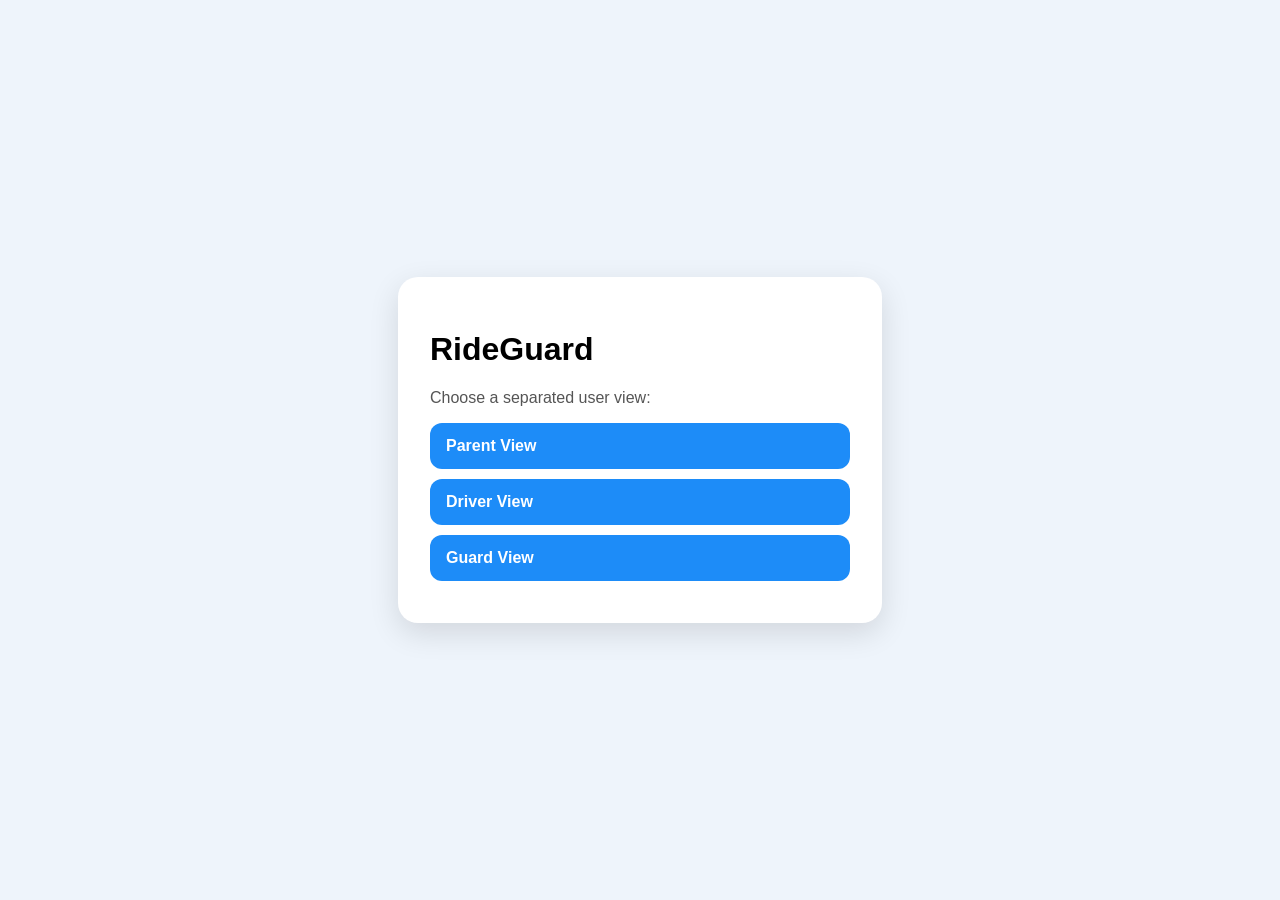
<file: index.html>
<!DOCTYPE html>
<html lang="en">
<head>
  <meta charset="UTF-8">
  <meta name="viewport" content="width=device-width, initial-scale=1.0">
  <title>RideGuard Views</title>
  <style>body{font-family:Arial,sans-serif;display:grid;place-items:center;min-height:100vh;background:#eef4fb;margin:0}.card{background:#fff;border-radius:20px;padding:32px;box-shadow:0 10px 30px rgba(0,0,0,.12);max-width:420px;width:calc(100% - 40px)}a{display:block;padding:14px 16px;margin:10px 0;border-radius:12px;background:#1d8cf8;color:#fff;text-decoration:none;font-weight:700}p{color:#555}</style>
</head>
<body><div class="card"><h1>RideGuard</h1><p>Choose a separated user view:</p><a href="parent/index.html">Parent View</a><a href="driver/index.html">Driver View</a><a href="guard/index.html">Guard View</a></div></body>
</html>
</file>
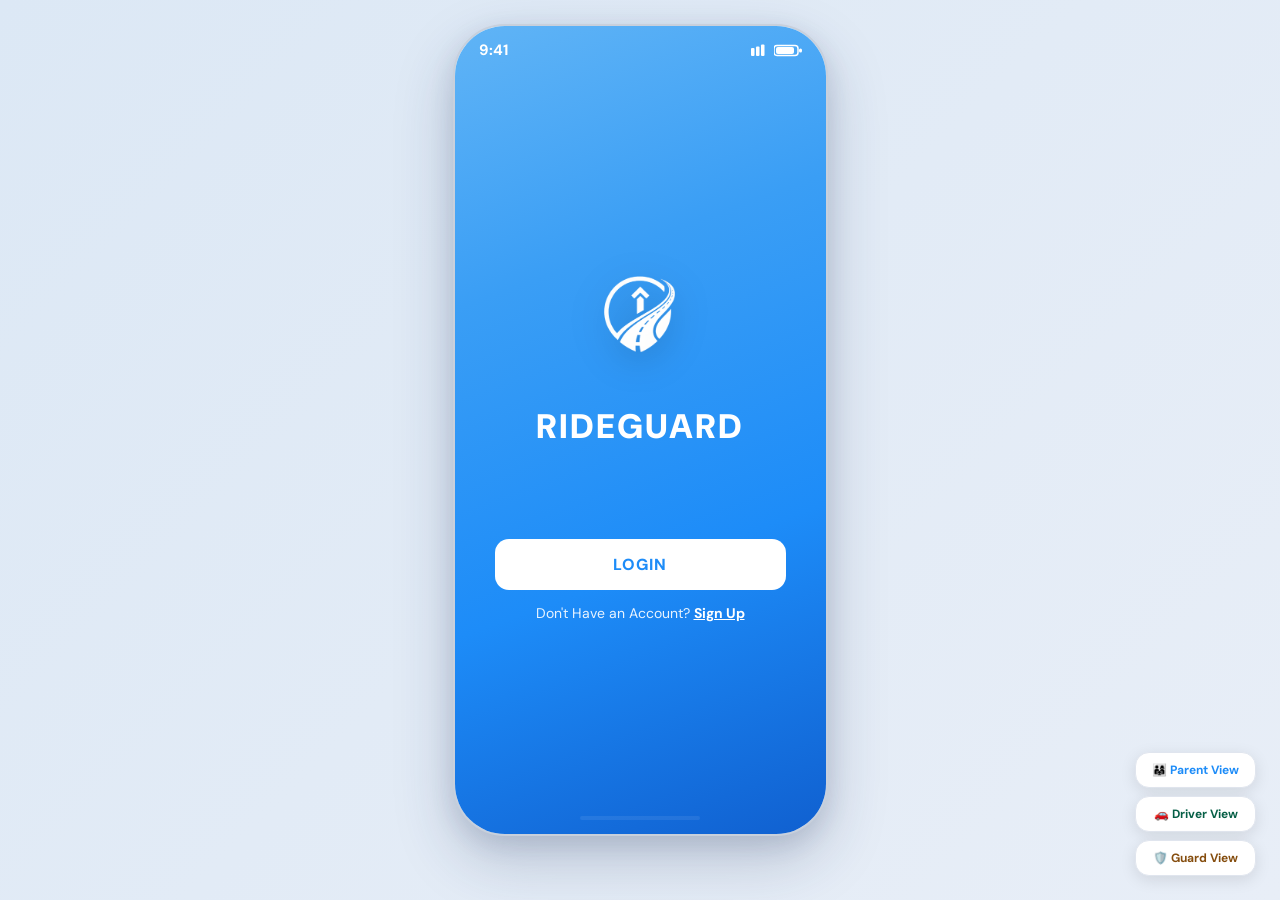
<file: guard/index.html>
<!DOCTYPE html>
<html lang="en">
<head>
  <meta charset="UTF-8">
  <meta name="viewport" content="width=device-width, initial-scale=1.0, maximum-scale=1.0">
  <title>RideGuard - Guard View</title>
  <link rel="preconnect" href="https://fonts.googleapis.com">
  <link href="https://fonts.googleapis.com/css2?family=DM+Sans:wght@400;500;600;700;800;900&family=DM+Mono:wght@500&display=swap" rel="stylesheet">
  <link rel="stylesheet" href="../shared/css/styles.css">
</head>
<body>
<div id="phone">

<!-- ═══════════════════════════════════════════════════════════
     SCREEN 23: GUARD LANDING
═══════════════════════════════════════════════════════════ -->
<div class="screen active" id="s-guard-landing" style="background:var(--blue-grad)">
  <div class="status-bar"><span class="status-time w">9:41</span><div class="status-icons"><svg class="sb-icon" viewBox="0 0 18 12"><rect x="0" y="4" width="3.5" height="8" rx="1" fill="#fff"/><rect x="5" y="2.5" width="3.5" height="9.5" rx="1" fill="#fff"/><rect x="10" y="0.5" width="3.5" height="11.5" rx="1" fill="#fff"/></svg><svg width="28" height="13" viewBox="0 0 28 13"><rect x="0" y="1.5" width="24" height="10" rx="3" stroke="#fff" stroke-width="1.5" fill="none"/><rect x="25" y="4.5" width="3" height="4" rx="1.5" fill="#fff"/><rect x="2" y="3" width="18" height="7" rx="2" fill="#fff"/></svg></div></div>
  <div style="flex:1;display:flex;flex-direction:column;align-items:center;justify-content:center;padding:0 40px">
    <svg width="130" height="130" viewBox="0 0 130 130" style="margin-bottom:28px" class="pulse">
      <circle cx="65" cy="65" r="60" fill="rgba(255,255,255,0.15)"/>
      <ellipse cx="65" cy="65" rx="50" ry="50" fill="none" stroke="rgba(255,255,255,0.4)" stroke-width="2"/>
      <path d="M65 18 Q88 28 96 50 Q104 72 96 90 L65 108 L34 90 Q26 72 34 50 Q42 28 65 18Z" fill="rgba(255,255,255,0.2)" stroke="rgba(255,255,255,0.7)" stroke-width="2"/>
      <path d="M50 95 Q58 70 65 50 Q72 70 80 95" fill="rgba(255,255,255,0.7)"/>
      <path d="M55 65 L65 38 L75 65" fill="white"/>
      <path d="M65 50 Q85 45 95 55" fill="none" stroke="rgba(255,255,255,0.8)" stroke-width="3" stroke-linecap="round"/>
    </svg>
    <div style="font-size:34px;font-weight:900;color:#fff;letter-spacing:2px;margin-bottom:90px">RIDEGUARD</div>
    <div style="width:100%;display:flex;flex-direction:column;gap:14px">
      <button class="btn" style="background:#fff;color:var(--blue2);font-size:16px;font-weight:800;letter-spacing:1px" onclick="guardLogin()">LOGIN</button>
      <p style="text-align:center;color:rgba(255,255,255,0.9);font-size:14px">Don't Have an Account? <span style="text-decoration:underline;font-weight:700;cursor:pointer;color:#fff">Sign Up</span></p>
    </div>
  </div>
  <div class="home-bar" style="background:transparent"><div class="home-indicator" style="background:rgba(255,255,255,0.5)"></div></div>
</div>
<!-- ═══════════════════════════════════════════════════════════
     SCREEN 24: GUARD DASHBOARD / GATE SCANNING
═══════════════════════════════════════════════════════════ -->
<div class="screen" id="s-guard-dash">
  <div class="status-bar white"><span class="status-time">9:41</span><div class="status-icons"></div></div>
  <div class="app-header"><svg width="28" height="28" viewBox="0 0 100 100"><circle cx="50" cy="50" r="48" fill="#dbeafe"/><path d="M37 52 L50 24 L63 52" fill="#2196F3"/></svg><span class="app-name">RIDEGUARD</span></div>
  <div class="scroll-content" style="padding:0 14px">
    <!-- Phase selector -->
    <div class="card card-shadow" style="margin-bottom:12px">
      <div style="font-size:14px;font-weight:700;margin-bottom:12px">Trip Phase</div>
      <div style="display:flex;gap:10px" id="phaseRow">
        <div class="phase-card selected" onclick="selectPhase(this)">
          <svg width="28" height="28" viewBox="0 0 24 24" fill="none"><rect x="2" y="7" width="20" height="14" rx="2" stroke="var(--blue2)" stroke-width="1.8"/><path d="M16 7V5a2 2 0 00-2-2h-4a2 2 0 00-2 2v2" stroke="var(--blue2)" stroke-width="1.8"/><line x1="8" y1="12" x2="16" y2="12" stroke="var(--blue2)" stroke-width="1.5"/></svg>
          <div class="phase-label">School to Home</div>
          <div class="phase-sub">Scan at gate</div>
        </div>
        <div class="phase-card" onclick="selectPhase(this)">
          <svg width="28" height="28" viewBox="0 0 24 24" fill="none"><path d="M3 9l9-7 9 7v11a2 2 0 01-2 2H5a2 2 0 01-2-2z" stroke="#888" stroke-width="1.8"/><polyline points="9 22 9 12 15 12 15 22" stroke="#888" stroke-width="1.8"/></svg>
          <div class="phase-label" style="color:#666">Home to School</div>
          <div class="phase-sub">Scan upon arrival</div>
        </div>
      </div>
    </div>

    <!-- QR Scanner -->
    <div class="card card-shadow" style="margin-bottom:12px">
      <div style="font-size:14px;font-weight:700;margin-bottom:8px">Scan Student QR at Gate</div>
      <div class="qr-view" style="margin-bottom:12px">
        <div class="qr-corner qr-tl"></div><div class="qr-corner qr-tr"></div><div class="qr-corner qr-bl"></div><div class="qr-corner qr-br"></div>
        <svg width="100" height="100" viewBox="0 0 100 100">
          <rect x="5" y="5" width="38" height="38" rx="4" fill="none" stroke="rgba(255,255,255,0.4)" stroke-width="2.5"/>
          <rect x="13" y="13" width="22" height="22" rx="2" fill="rgba(255,255,255,0.4)"/>
          <rect x="57" y="5" width="38" height="38" rx="4" fill="none" stroke="rgba(255,255,255,0.4)" stroke-width="2.5"/>
          <rect x="65" y="13" width="22" height="22" rx="2" fill="rgba(255,255,255,0.4)"/>
          <rect x="5" y="57" width="38" height="38" rx="4" fill="none" stroke="rgba(255,255,255,0.4)" stroke-width="2.5"/>
          <rect x="13" y="65" width="22" height="22" rx="2" fill="rgba(255,255,255,0.4)"/>
          <rect x="57" y="57" width="10" height="10" rx="2" fill="rgba(255,255,255,0.35)"/>
          <rect x="72" y="57" width="10" height="10" rx="2" fill="rgba(255,255,255,0.35)"/>
          <rect x="57" y="72" width="10" height="10" rx="2" fill="rgba(255,255,255,0.35)"/>
          <rect x="72" y="72" width="23" height="10" rx="2" fill="rgba(255,255,255,0.35)"/>
        </svg>
      </div>
      <button class="btn btn-blue" onclick="doGuardScan()">Scan QR Code</button>
    </div>
  </div>

  <div class="nav-bar">
    <div class="nav-item" onclick="go('s-guard-dash')">
      <svg width="22" height="22" viewBox="0 0 24 24" fill="none"><path d="M3 9l9-7 9 7v11a2 2 0 01-2 2H5a2 2 0 01-2-2z" stroke="var(--blue2)" stroke-width="2"/><polyline points="9 22 9 12 15 12 15 22" stroke="var(--blue2)" stroke-width="2"/></svg>
      <span class="nav-label active">Scan</span>
    </div>
    <div class="nav-item" onclick="go('s-guard-history')">
      <svg width="22" height="22" viewBox="0 0 24 24" fill="none"><path d="M3 13h7v8H3z" stroke="#999" stroke-width="1.6"/><path d="M14 3h7v18h-7z" stroke="#999" stroke-width="1.6"/></svg>
      <span class="nav-label">Trip History</span>
    </div>
    <div class="nav-item" onclick="openProfile()">
      <svg width="22" height="22" viewBox="0 0 24 24" fill="none"><path d="M20 21v-2a4 4 0 00-4-4H8a4 4 0 00-4 4v2" stroke="#999" stroke-width="2"/><circle cx="12" cy="7" r="4" stroke="#999" stroke-width="2"/></svg>
      <span class="nav-label">Profile</span>
    </div>
  </div>
  <div class="home-bar"><div class="home-indicator"></div></div>
</div>
<!-- ═══════════════════════════════════════════════════════════
     SCREEN 25: GUARD RECENT SCANS
═══════════════════════════════════════════════════════════ -->
<div class="screen" id="s-guard-scans">
  <div class="status-bar white"><span class="status-time">9:41</span><div class="status-icons"></div></div>
  <div class="app-header"><svg width="28" height="28" viewBox="0 0 100 100"><circle cx="50" cy="50" r="48" fill="#dbeafe"/><path d="M37 52 L50 24 L63 52" fill="#2196F3"/></svg><span class="app-name">RIDEGUARD</span></div>
  <div class="scroll-content" style="padding:14px">
    <div class="card card-shadow" style="margin-bottom:12px">
      <div style="font-size:14px;font-weight:700;margin-bottom:14px">Recent Scans</div>
      <div id="guardScanList"><div class="rg-muted-state">Loading scans...</div></div>
    </div>
    <div class="info-box" style="background:#eff8ff">
      <svg width="16" height="16" viewBox="0 0 24 24" fill="none" style="flex-shrink:0;margin-top:2px"><circle cx="12" cy="12" r="10" stroke="var(--blue2)" stroke-width="2"/><line x1="12" y1="8" x2="12" y2="12" stroke="var(--blue2)" stroke-width="2"/><line x1="12" y1="16" x2="12.01" y2="16" stroke="var(--blue2)" stroke-width="2.5" stroke-linecap="round"/></svg>
      <p style="font-size:13px;color:var(--blue2)">When you scan a student QR code, parents will be notified that their child is ready for pickup.</p>
    </div>
  </div>

  <div class="nav-bar">
    <div class="nav-item" onclick="go('s-guard-dash')">
      <svg width="22" height="22" viewBox="0 0 24 24" fill="none"><path d="M3 9l9-7 9 7v11a2 2 0 01-2 2H5a2 2 0 01-2-2z" stroke="#999" stroke-width="2"/><polyline points="9 22 9 12 15 12 15 22" stroke="#999" stroke-width="2"/></svg>
      <span class="nav-label">Scan</span>
    </div>
    <div class="nav-item" onclick="go('s-guard-history')">
      <svg width="22" height="22" viewBox="0 0 24 24" fill="none"><path d="M3 13h7v8H3z" stroke="var(--blue2)" stroke-width="1.6"/><path d="M14 3h7v18h-7z" stroke="var(--blue2)" stroke-width="1.6"/></svg>
      <span class="nav-label active">Trip History</span>
    </div>
    <div class="nav-item" onclick="openProfile()">
      <svg width="22" height="22" viewBox="0 0 24 24" fill="none"><path d="M20 21v-2a4 4 0 00-4-4H8a4 4 0 00-4 4v2" stroke="#999" stroke-width="2"/><circle cx="12" cy="7" r="4" stroke="#999" stroke-width="2"/></svg>
      <span class="nav-label">Profile</span>
    </div>
  </div>
  <div class="home-bar"><div class="home-indicator"></div></div>
</div>

</div><!-- /phone -->

<!-- ROLE SWITCHER -->
<div id="role-switcher">
  <button class="role-btn parent" onclick="location.href='../parent/index.html'">👨‍👩‍👧 Parent View</button>
  <button class="role-btn driver" onclick="location.href='../driver/index.html'">🚗 Driver View</button>
  <button class="role-btn guard" onclick="location.href='../guard/index.html'">🛡️ Guard View</button>
</div>
<script src="../shared/js/jsQR.min.js"></script>
<script src="../shared/js/app.js?v=qr-scan-fix-3"></script>
</body>
</html>
</file>
<file: shared/css/styles.css>
*{margin:0;padding:0;box-sizing:border-box;-webkit-tap-highlight-color:transparent}
  :root{
    --blue:#1a9fd4;--blue2:#1d8cf8;--blue-dark:#1060d0;--blue-light:#e8f3ff;
    --green:#22c55e;--green-light:#dcfce7;
    --purple:#7c3aed;--purple-light:#f3f0ff;
    --red:#ef4444;--gray:#888;--gray2:#f7f8fa;--gray3:#e0e0e0;
    --text:#111827;--text2:#4b5563;--text3:#9ca3af;
    --card-bg:#fff;--border:#eaecf0;
    --blue-grad:linear-gradient(160deg,#60b4f6 0%,#3a9ef5 30%,#1d8cf8 65%,#1060d0 100%);
    --shadow-sm:0 1px 3px rgba(0,0,0,.08),0 1px 2px rgba(0,0,0,.04);
    --shadow-md:0 4px 12px rgba(0,0,0,.1),0 1px 4px rgba(0,0,0,.05);
  }
  body{background:linear-gradient(135deg,#dce8f5 0%,#e8eef7 100%);display:flex;justify-content:center;align-items:flex-start;min-height:100vh;padding:24px;font-family:'DM Sans','Helvetica Neue',Arial,sans-serif}
  #phone{width:375px;height:812px;max-height:calc(100vh - 48px);background:#fff;border-radius:52px;border:2px solid #c8d0dc;box-shadow:0 24px 60px rgba(30,50,90,0.22),0 8px 24px rgba(30,50,90,0.12),inset 0 1px 0 rgba(255,255,255,0.9);overflow:hidden;position:relative}
  .screen{display:none;flex-direction:column;height:100%;position:relative;overflow-y:auto;overflow-x:hidden}
  .screen.active{display:flex}

  /* STATUS BAR */
  .status-bar{display:flex;justify-content:space-between;align-items:center;padding:14px 24px 0;background:transparent;flex-shrink:0}
  .status-bar.white{background:#fff}
  .status-bar.blue{background:transparent}
  .status-time{font-size:15px;font-weight:700;color:#111}
  .status-time.w{color:#fff}
  .status-icons{display:flex;gap:5px;align-items:center}
  .sb-icon{width:18px;height:12px}

  /* NAV BAR */
  .nav-bar{display:flex;justify-content:space-around;align-items:center;border-top:1px solid #f0f2f5;padding:10px 0 20px;background:#fff;flex-shrink:0;margin-top:auto;backdrop-filter:blur(8px)}
  .nav-item{display:flex;flex-direction:column;align-items:center;gap:3px;cursor:pointer;flex:1;padding:4px 0;border-radius:10px;transition:background .15s}
  .nav-item:active{background:#f0f5ff}
  .nav-label{font-size:10.5px;color:#9ca3af;font-weight:600;letter-spacing:.2px}
  .nav-label.active{color:var(--blue2)}
  .home-bar{display:flex;justify-content:center;padding:8px 0 14px;background:#fff}
  .home-indicator{width:120px;height:4px;background:#1a1a2e;border-radius:2px;opacity:.15}

  /* HEADER */
  .app-header{display:flex;align-items:center;gap:10px;padding:10px 18px 8px;background:#fff;flex-shrink:0;border-bottom:1px solid #f5f6f8}
  .logo-mark{width:32px;height:32px;border-radius:50%;background:var(--blue2);object-fit:contain;padding:3px;display:block;flex-shrink:0}
  .landing-logo{width:130px;height:130px;object-fit:contain;margin-bottom:28px;filter:drop-shadow(0 8px 18px rgba(0,0,0,.18))}
  .app-name{font-size:19px;font-weight:900;color:var(--blue2);letter-spacing:1px}
  .back-btn{font-size:14px;color:var(--blue2);font-weight:600;cursor:pointer;padding:8px 18px;display:flex;align-items:center;gap:4px}

  /* CARDS */
  .card{background:#fff;border:1px solid var(--border);border-radius:16px;padding:16px}
  .card-shadow{box-shadow:var(--shadow-sm)}
  .card-shadow:hover{box-shadow:var(--shadow-md);transition:box-shadow .2s}

  /* BUTTONS */
  .btn{width:100%;padding:15px;border-radius:14px;font-size:15px;font-weight:700;border:none;cursor:pointer;letter-spacing:0.1px;transition:all .15s;font-family:inherit}
  .btn:active{transform:scale(.98);opacity:.9}
  .btn-blue{background:var(--blue2);color:#fff;box-shadow:0 2px 8px rgba(29,140,248,0.3)}
  .btn-blue:hover{background:var(--blue-dark)}
  .btn-green{background:var(--green);color:#fff;box-shadow:0 2px 8px rgba(34,197,94,0.3)}
  .btn-white{background:#fff;color:var(--blue2);border:2px solid var(--blue2)}
  .btn-outline{background:#fff;color:#374151;border:1.5px solid var(--border)}

  /* INPUTS */
  .input-field{width:100%;padding:14px 16px;border:1.5px solid #e0e4ea;border-radius:13px;font-size:15px;color:var(--text);background:#fafbfc;outline:none;font-family:inherit;transition:border-color .15s,box-shadow .15s}
  .input-field::placeholder{color:#bfc5d0}
  .input-field:focus{border-color:var(--blue2);background:#fff;box-shadow:0 0 0 3px rgba(29,140,248,0.1)}
  .input-label{font-size:13px;color:var(--text2);font-weight:600;margin-bottom:6px;display:block;letter-spacing:.1px}

  /* BADGE */
  .badge{font-size:11px;font-weight:700;padding:4px 10px;border-radius:20px;letter-spacing:.2px}
  .badge-blue{background:#dbeafe;color:#1d4ed8}
  .badge-green{background:#dcfce7;color:#15803d}
  .badge-yellow{background:#fef9c3;color:#854d0e}
  .badge-active{background:#dcfce7;color:#15803d}

  /* STEP BAR */
  .step-bar{display:flex;gap:8px;padding:0 18px;margin:8px 0 16px}
  .step-seg{height:4px;flex:1;border-radius:2px;background:#e0e0e0}
  .step-seg.done{background:var(--blue2)}

  /* SCROLLABLE CONTENT */
  .scroll-content{flex:1;overflow-y:auto;padding-bottom:8px}

  /* MAP PLACEHOLDER */
  .map-area{height:200px;background:#e8f0f7;position:relative;overflow:hidden;flex-shrink:0}
  .map-roads{position:absolute;inset:0}
  .leaflet-map{height:200px;width:100%;z-index:1}
  .rg-muted-state{border:1px dashed var(--border);border-radius:12px;padding:16px;text-align:center;color:var(--text2);font-size:13px;background:#fafbfc}
  .rg-child-list{display:flex;flex-direction:column;gap:10px;margin-bottom:14px}
  .rg-child-row{border:1px solid var(--border);border-radius:12px;padding:12px;display:flex;justify-content:space-between;gap:10px;align-items:center;background:#fff}
  .rg-child-row.active{border-color:var(--blue2);background:#f0f8ff}
  .rg-small-btn{border:1px solid var(--border);background:#fff;border-radius:9px;padding:7px 10px;font-size:12px;font-weight:700;color:var(--blue2);font-family:inherit;cursor:pointer}
  .rg-copy{border:0;background:transparent;color:var(--blue2);font-size:11px;font-weight:800;margin-top:5px;padding:0;font-family:inherit;cursor:pointer}
  .rg-form-grid{display:flex;flex-direction:column;gap:10px}
  .rg-qr-wrap{display:flex;gap:10px;align-items:center;margin-top:8px}
  .rg-child-qr{width:90px;height:90px;border:1px solid var(--border);border-radius:10px;background:#fff;display:flex;align-items:center;justify-content:center;padding:4px;flex-shrink:0}
  .rg-child-qr img,.rg-child-qr canvas{width:82px!important;height:82px!important}
  .rg-qr-controls{margin:-4px 0 12px}
  .rg-qr-status{font-size:12px;color:var(--text2);font-weight:700;margin-bottom:8px;min-height:16px}
  .rg-qr-video{display:none;width:100%;height:190px;object-fit:cover;background:#0f172a;border-radius:12px;margin-bottom:8px}
  .rg-scanner-test-qr{margin-top:6px}

  /* DIVIDER */
  .divider{height:1px;background:#f0f0f0;margin:0 18px}

  /* OTP BOXES */
  .otp-wrap{display:flex;justify-content:center;gap:12px;margin:20px 0}
  .otp-box{width:64px;height:64px;border:2px solid #ccc;border-radius:12px;font-size:24px;font-weight:700;text-align:center;outline:none}
  .otp-box:focus{border-color:var(--blue2)}

  /* QR SCANNER */
  .qr-view{background:#0f172a;border-radius:10px;padding:18px;display:flex;align-items:center;justify-content:center;position:relative;height:200px}
  .qr-corner{position:absolute;width:40px;height:40px;border:3px solid rgba(255,255,255,0.5)}
  .qr-tl{top:10px;left:10px;border-right:none;border-bottom:none;border-radius:4px 0 0 0}
  .qr-tr{top:10px;right:10px;border-left:none;border-bottom:none;border-radius:0 4px 0 0}
  .qr-bl{bottom:10px;left:10px;border-right:none;border-top:none;border-radius:0 0 0 4px}
  .qr-br{bottom:10px;right:10px;border-left:none;border-top:none;border-radius:0 0 4px 0}

  /* STAR RATING */
  .stars{display:flex;gap:8px;justify-content:center;margin:12px 0}
  .star{font-size:32px;color:#e0e0e0;cursor:pointer;transition:color .1s}
  .star.lit{color:#f59e0b}

  /* TOGGLE SWITCH */
  .toggle-wrap{display:flex;align-items:center;justify-content:space-between}
  .toggle{width:50px;height:28px;border-radius:14px;background:var(--green);position:relative;cursor:pointer;flex-shrink:0}
  .toggle-thumb{position:absolute;right:3px;top:3px;width:22px;height:22px;border-radius:50%;background:#fff;transition:right .2s}
  .toggle.off{background:#ccc}
  .toggle.off .toggle-thumb{right:unset;left:3px}

  /* ANIMATIONS */
  @keyframes fadeIn{from{opacity:0;transform:translateY(8px)}to{opacity:1;transform:translateY(0)}}
  .screen.active>*{animation:fadeIn .25s ease forwards}
  @keyframes pulse{0%,100%{transform:scale(1)}50%{transform:scale(1.05)}}
  .pulse{animation:pulse 2s infinite}

  /* TRIP PHASE CARDS */
  .phase-card{flex:1;border:2px solid var(--border);border-radius:12px;padding:14px 10px;text-align:center;cursor:pointer;transition:all .15s}
  .phase-card.selected{border-color:var(--blue2);background:#f0f8ff}
  .phase-card.selected .phase-label{color:var(--blue2)}
  .phase-label{font-size:12px;font-weight:700;color:#555;line-height:1.3;margin-top:6px}
  .trip-type-card{border:2px solid var(--border);border-radius:16px;transition:all .15s}
  .trip-type-card.selected{border-color:var(--blue2);background:#eff6ff}
  .phase-sub{font-size:10px;color:#999;margin-top:3px}

  /* DRIVER CARD */
  .driver-card{background:#fff;border:1px solid var(--border);border-radius:14px;padding:14px;margin-bottom:10px}
  .driver-avatar{width:44px;height:44px;border-radius:50%;background:#e0e8ff;display:flex;align-items:center;justify-content:center;font-size:16px;font-weight:700;color:var(--blue2);flex-shrink:0}

  /* SUCCESS CIRCLE */
  .success-circle{width:120px;height:120px;border-radius:50%;background:#dcfce7;display:flex;align-items:center;justify-content:center;margin:0 auto 24px}
  .error-circle{width:120px;height:120px;border-radius:50%;background:#fee2e2;display:flex;align-items:center;justify-content:center;margin:0 auto 24px}
  .check-circle{width:120px;height:120px;border-radius:50%;background:#dbeafe;display:flex;align-items:center;justify-content:center;margin:0 auto 24px}

  /* ALERT BOX */
  .info-box{background:#eff8ff;border:1px solid #cce4ff;border-radius:12px;padding:12px 14px;display:flex;gap:10px;align-items:flex-start}
  .info-box.green{background:#f0fdf4;border-color:#bbf7d0}

  /* SCAN ITEM */
  .scan-item{background:#f0fdf4;border:1px solid #bbf7d0;border-radius:12px;padding:12px;display:flex;align-items:center;gap:10px;margin-bottom:10px}

  /* ROLE SWITCHER */
  #role-switcher{position:fixed;bottom:24px;right:24px;display:flex;flex-direction:column;gap:8px;z-index:100}
  .role-btn{background:#fff;border:1.5px solid #e0e5ee;border-radius:14px;padding:9px 16px;font-size:12px;font-weight:700;cursor:pointer;box-shadow:0 4px 16px rgba(0,0,0,0.1);transition:all .15s;font-family:'DM Sans',sans-serif;white-space:nowrap}
  .role-btn:hover{box-shadow:0 6px 20px rgba(0,0,0,0.15);transform:translateY(-1px)}
  .role-btn.parent{color:var(--blue2)}
  .role-btn.driver{color:#065f46}
  .role-btn.guard{color:#854d0e}
</file>
